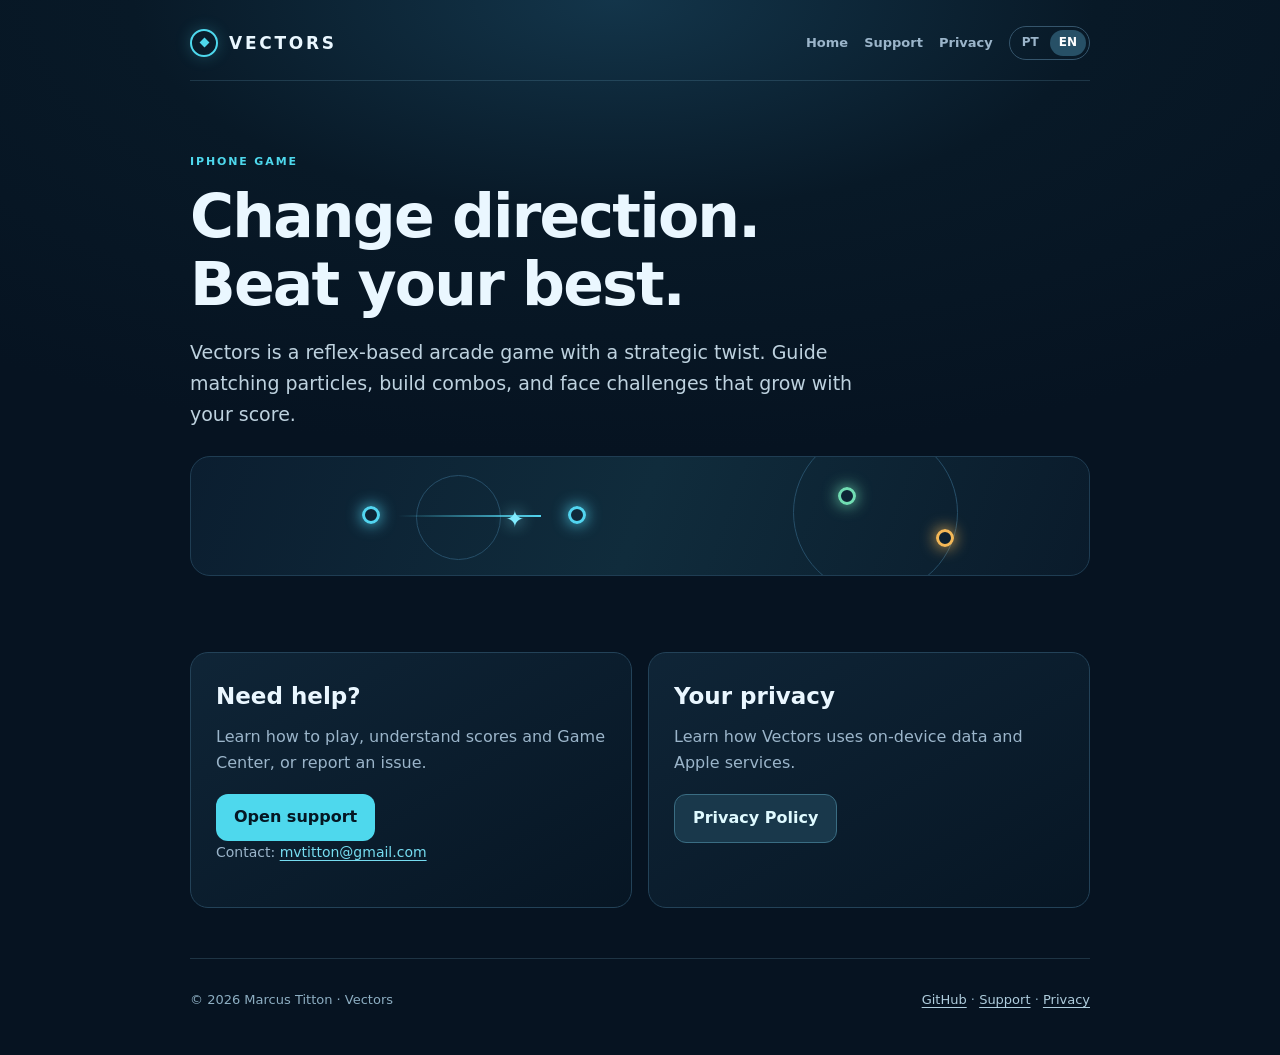
<file: Docs/index.html>
<!DOCTYPE html>
<html data-lang="pt" lang="pt-BR"><head><meta charset="utf-8"/><meta content="width=device-width,initial-scale=1" name="viewport"/><meta content="#061321" name="theme-color"/><meta content="index,follow" name="robots"/><script>(function(){const l=new URLSearchParams(location.search).get('lang');const chosen=l==='en'||l==='pt'?l:(navigator.language||'pt').toLowerCase().startsWith('pt')?'pt':'en';document.documentElement.dataset.lang=chosen;document.documentElement.lang=chosen==='pt'?'pt-BR':'en-US'})();</script><link href="styles.css" rel="stylesheet"/><title>Vectors — Support &amp; Privacy</title><meta content="Official support, help and privacy information for the Vectors iOS game." name="description"/></head><body><div class="container"><header class="site-header"><a class="brand" href="index.html"><span aria-hidden="true" class="brand-mark"></span>VECTORS</a><nav><a class="pt" href="index.html">Início</a><a class="en" href="index.html">Home</a><a aria-current="page" class="pt" href="support.html">Suporte</a><a class="en" href="support.html">Support</a><a class="pt" href="privacy.html">Privacidade</a><a class="en" href="privacy.html">Privacy</a><span class="lang"><a aria-label="Português Brasil" data-select="pt" href="?lang=pt">PT</a><a aria-label="English" data-select="en" href="?lang=en">EN</a></span></nav></header>
<main><div class="hero"><p class="eyebrow pt">Jogo para iPhone</p><p class="eyebrow en">iPhone game</p><h1 class="pt">Controle as direções.<br/>Supere seu recorde.</h1><h1 class="en">Change direction.<br/>Beat your best.</h1><p class="lead pt">Vectors é um arcade de reflexos e estratégia. Guie partículas da mesma cor, crie combos e enfrente um desafio que cresce com a sua pontuação.</p><p class="lead en">Vectors is a reflex-based arcade game with a strategic twist. Guide matching particles, build combos, and face challenges that grow with your score.</p>
<div aria-hidden="true" class="hero-art"><span class="orbit"></span><span class="orbit two"></span><span class="dot one"></span><span class="trail"></span><span class="dot two"></span><span class="hit">✦</span><span class="dot three"></span><span class="dot four"></span></div></div>
<div class="grid"><div class="panel"><h2 class="pt">Precisa de ajuda?</h2><h2 class="en">Need help?</h2><p class="pt">Veja como jogar, como funcionam os recordes e o Game Center ou informe um problema.</p><p class="en">Learn how to play, understand scores and Game Center, or report an issue.</p><a class="button pt" href="support.html?lang=pt">Abrir suporte</a><a class="button en" href="support.html?lang=en">Open support</a><p class="minor pt">Contato: <a href="mailto:mvtitton@gmail.com">mvtitton@gmail.com</a></p><p class="minor en">Contact: <a href="mailto:mvtitton@gmail.com">mvtitton@gmail.com</a></p></div><div class="panel"><h2 class="pt">Sua privacidade</h2><h2 class="en">Your privacy</h2><p class="pt">Saiba como o Vectors usa dados salvos no iPhone e os serviços da Apple.</p><p class="en">Learn how Vectors uses on-device data and Apple services.</p><a class="button secondary pt" href="privacy.html?lang=pt">Política de Privacidade</a><a class="button secondary en" href="privacy.html?lang=en">Privacy Policy</a></div></div></main><footer class="footer"><span>© 2026 Marcus Titton · Vectors</span><span><a href="https://github.com/mtitton/Vectors" rel="noopener noreferrer">GitHub</a> · <a href="support.html">Support</a> · <a href="privacy.html">Privacy</a></span></footer></div></body></html>
</file>
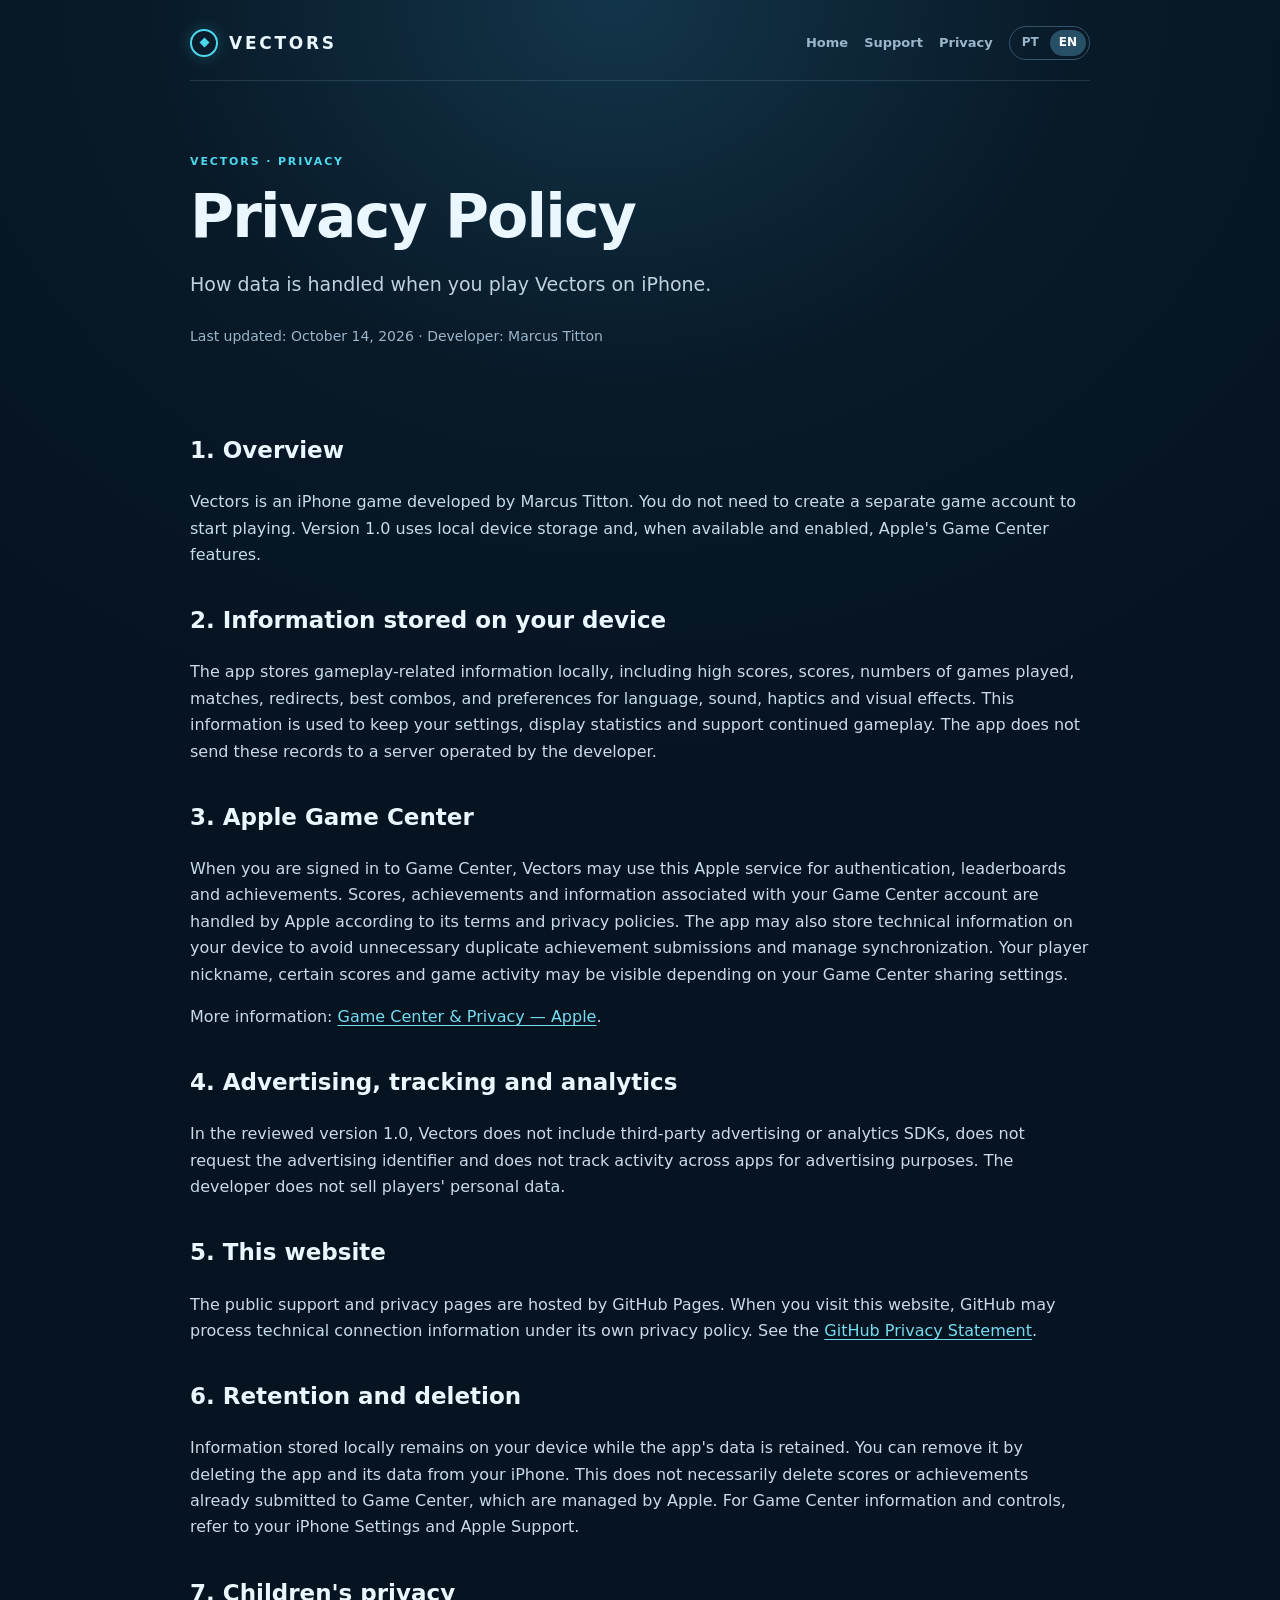
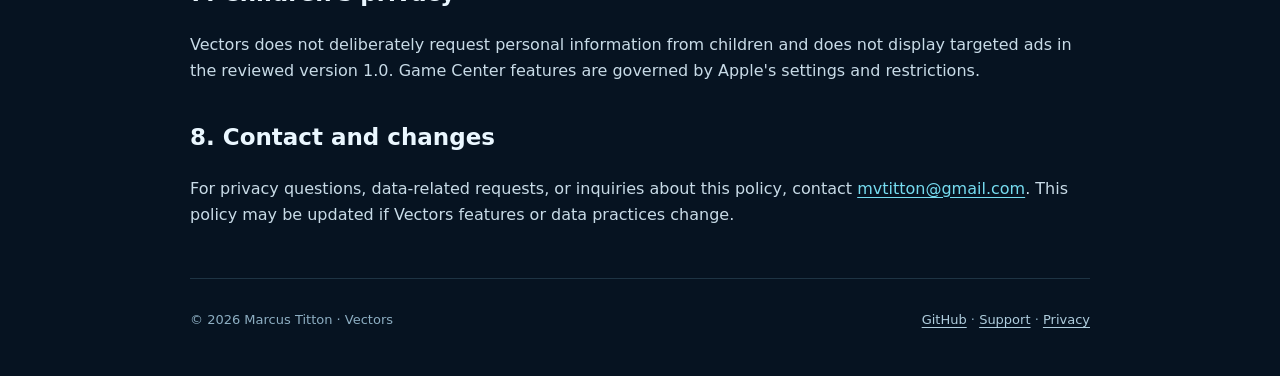
<file: Docs/privacy.html>
<!DOCTYPE html>
<html data-lang="pt" lang="pt-BR"><head><meta charset="utf-8"/><meta content="width=device-width,initial-scale=1" name="viewport"/><meta content="#061321" name="theme-color"/><meta content="index,follow" name="robots"/><script>(function(){const l=new URLSearchParams(location.search).get('lang');const chosen=l==='en'||l==='pt'?l:(navigator.language||'pt').toLowerCase().startsWith('pt')?'pt':'en';document.documentElement.dataset.lang=chosen;document.documentElement.lang=chosen==='pt'?'pt-BR':'en-US'})();</script><link href="styles.css" rel="stylesheet"/><title>Vectors — Política de Privacidade / Privacy Policy</title><meta content="Bilingual privacy policy for Vectors: on-device settings and statistics, Game Center, data rights and contact." name="description"/></head><body><div class="container"><header class="site-header"><a class="brand" href="index.html"><span aria-hidden="true" class="brand-mark"></span>VECTORS</a><nav><a class="pt" href="index.html">Início</a><a class="en" href="index.html">Home</a><a class="pt" href="support.html">Suporte</a><a class="en" href="support.html">Support</a><a class="pt" href="privacy.html">Privacidade</a><a class="en" href="privacy.html">Privacy</a><span class="lang"><a aria-label="Português Brasil" data-select="pt" href="?lang=pt">PT</a><a aria-label="English" data-select="en" href="?lang=en">EN</a></span></nav></header>
<main><div class="hero"><p class="eyebrow">VECTORS · PRIVACY</p><h1 class="pt">Política de Privacidade</h1><h1 class="en">Privacy Policy</h1><p class="lead pt">Como seus dados são tratados ao jogar Vectors no iPhone.</p><p class="lead en">How data is handled when you play Vectors on iPhone.</p><p class="minor pt">Última atualização: 14 de outubro de 2026 · Responsável: Marcus Titton</p><p class="minor en">Last updated: October 14, 2026 · Developer: Marcus Titton</p></div>
<div class="content pt"><h2>1. Visão geral</h2><p>Vectors é um jogo para iPhone desenvolvido por Marcus Titton. Ele não exige que você crie uma conta própria do jogo para começar a jogar. A versão 1.0 utiliza armazenamento no dispositivo e, quando disponível e autorizado, os recursos do Game Center da Apple.</p><h2>2. Informações armazenadas no dispositivo</h2><p>O aplicativo salva localmente dados relacionados ao jogo, como recordes, pontuações, quantidade de partidas, encontros, redirecionamentos, melhores combos e preferências de idioma, áudio, vibração e efeitos visuais. Essas informações são utilizadas para manter suas configurações, apresentar estatísticas e proporcionar a continuidade da experiência. O aplicativo não envia esses registros para um servidor operado pelo desenvolvedor.</p><h2>3. Game Center da Apple</h2><p>Se você estiver conectado ao Game Center, o Vectors poderá utilizar o serviço para autenticação, classificação de pontuações e desbloqueio de conquistas. Pontuações, conquistas e dados associados à conta do Game Center são tratados pela Apple conforme seus próprios termos e sua política de privacidade. O aplicativo também pode guardar no dispositivo dados técnicos necessários para evitar o reenvio desnecessário de conquistas e gerenciar a sincronização. O nome de jogador, determinadas pontuações e atividades poderão ficar visíveis de acordo com as opções de compartilhamento do Game Center.</p><p>Mais informações: <a href="https://www.apple.com/legal/privacy/data/pt-br/game-center/" rel="noopener noreferrer">Game Center e Privacidade — Apple</a>.</p><h2>4. Anúncios, rastreamento e analytics</h2><p>Na versão 1.0 analisada, o Vectors não contém SDKs próprios de publicidade ou analytics de terceiros, não solicita identificador de publicidade e não realiza rastreamento entre aplicativos para fins publicitários. O desenvolvedor não vende dados pessoais dos jogadores.</p><h2>5. Páginas deste site</h2><p>As páginas públicas de suporte e privacidade são hospedadas pelo GitHub Pages. Ao acessar este site, o GitHub poderá tratar dados técnicos da conexão de acordo com sua própria política. Consulte a <a href="https://docs.github.com/en/site-policy/privacy-policies/github-general-privacy-statement" rel="noopener noreferrer">Declaração de Privacidade do GitHub</a>.</p><h2>6. Retenção e exclusão</h2><p>As informações armazenadas localmente permanecem no dispositivo enquanto os dados do aplicativo estiverem presentes. Você pode apagá-las removendo o aplicativo e seus dados do iPhone. Isso não implica a exclusão de pontuações ou conquistas já enviadas ao Game Center, que são gerenciadas pela Apple. Para informações e controles do Game Center, consulte Ajustes do iPhone e o suporte da Apple.</p><h2>7. Privacidade de crianças</h2><p>O Vectors não solicita deliberadamente informações pessoais de crianças, e não apresenta anúncios direcionados na versão 1.0 analisada. Os recursos do Game Center obedecem às configurações e restrições gerenciadas pela Apple.</p><h2>8. Contato e atualizações</h2><p>Para dúvidas sobre privacidade, solicitações relacionadas aos seus dados ou questões sobre esta política, entre em contato pelo e-mail <a href="mailto:mvtitton@gmail.com">mvtitton@gmail.com</a>. Esta política poderá ser atualizada quando as funcionalidades ou práticas de dados do Vectors mudarem.</p></div>
<div class="content en"><h2>1. Overview</h2><p>Vectors is an iPhone game developed by Marcus Titton. You do not need to create a separate game account to start playing. Version 1.0 uses local device storage and, when available and enabled, Apple's Game Center features.</p><h2>2. Information stored on your device</h2><p>The app stores gameplay-related information locally, including high scores, scores, numbers of games played, matches, redirects, best combos, and preferences for language, sound, haptics and visual effects. This information is used to keep your settings, display statistics and support continued gameplay. The app does not send these records to a server operated by the developer.</p><h2>3. Apple Game Center</h2><p>When you are signed in to Game Center, Vectors may use this Apple service for authentication, leaderboards and achievements. Scores, achievements and information associated with your Game Center account are handled by Apple according to its terms and privacy policies. The app may also store technical information on your device to avoid unnecessary duplicate achievement submissions and manage synchronization. Your player nickname, certain scores and game activity may be visible depending on your Game Center sharing settings.</p><p>More information: <a href="https://www.apple.com/legal/privacy/data/en/game-center/" rel="noopener noreferrer">Game Center &amp; Privacy — Apple</a>.</p><h2>4. Advertising, tracking and analytics</h2><p>In the reviewed version 1.0, Vectors does not include third-party advertising or analytics SDKs, does not request the advertising identifier and does not track activity across apps for advertising purposes. The developer does not sell players' personal data.</p><h2>5. This website</h2><p>The public support and privacy pages are hosted by GitHub Pages. When you visit this website, GitHub may process technical connection information under its own privacy policy. See the <a href="https://docs.github.com/en/site-policy/privacy-policies/github-general-privacy-statement" rel="noopener noreferrer">GitHub Privacy Statement</a>.</p><h2>6. Retention and deletion</h2><p>Information stored locally remains on your device while the app's data is retained. You can remove it by deleting the app and its data from your iPhone. This does not necessarily delete scores or achievements already submitted to Game Center, which are managed by Apple. For Game Center information and controls, refer to your iPhone Settings and Apple Support.</p><h2>7. Children's privacy</h2><p>Vectors does not deliberately request personal information from children and does not display targeted ads in the reviewed version 1.0. Game Center features are governed by Apple's settings and restrictions.</p><h2>8. Contact and changes</h2><p>For privacy questions, data-related requests, or inquiries about this policy, contact <a href="mailto:mvtitton@gmail.com">mvtitton@gmail.com</a>. This policy may be updated if Vectors features or data practices change.</p></div></main><footer class="footer"><span>© 2026 Marcus Titton · Vectors</span><span><a href="https://github.com/mtitton/Vectors" rel="noopener noreferrer">GitHub</a> · <a href="support.html">Support</a> · <a href="privacy.html">Privacy</a></span></footer></div></body></html>
</file>
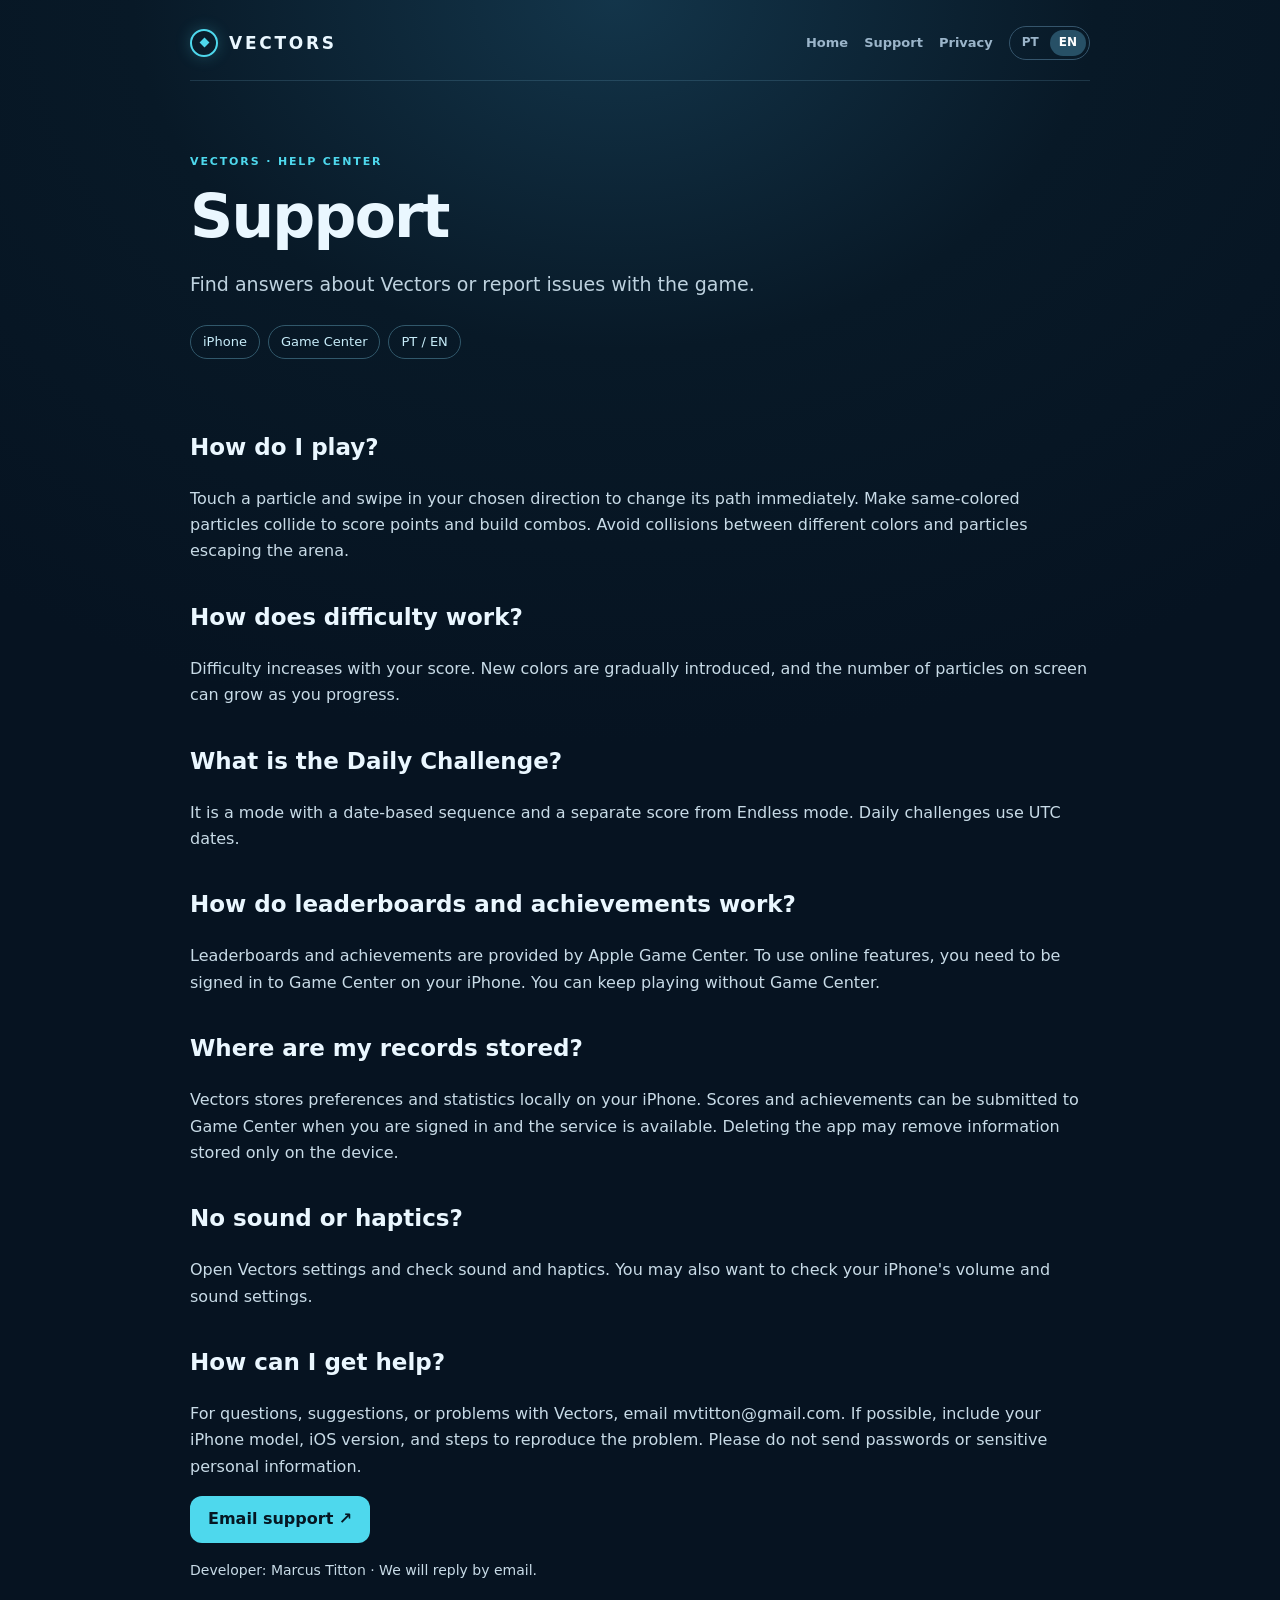
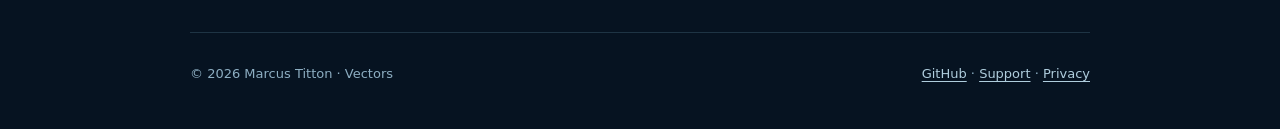
<file: Docs/support.html>
<!DOCTYPE html>
<html data-lang="pt" lang="pt-BR"><head><meta charset="utf-8"/><meta content="width=device-width,initial-scale=1" name="viewport"/><meta content="#061321" name="theme-color"/><meta content="index,follow" name="robots"/><script>(function(){const l=new URLSearchParams(location.search).get('lang');const chosen=l==='en'||l==='pt'?l:(navigator.language||'pt').toLowerCase().startsWith('pt')?'pt':'en';document.documentElement.dataset.lang=chosen;document.documentElement.lang=chosen==='pt'?'pt-BR':'en-US'})();</script><link href="styles.css" rel="stylesheet"/><title>Vectors — Suporte / Support</title><meta content="Help, frequently asked questions, contact and support for the Vectors iPhone game." name="description"/></head><body><div class="container"><header class="site-header"><a class="brand" href="index.html"><span aria-hidden="true" class="brand-mark"></span>VECTORS</a><nav><a class="pt" href="index.html">Início</a><a class="en" href="index.html">Home</a><a aria-current="page" class="pt" href="support.html">Suporte</a><a class="en" href="support.html">Support</a><a class="pt" href="privacy.html">Privacidade</a><a class="en" href="privacy.html">Privacy</a><span class="lang"><a aria-label="Português Brasil" data-select="pt" href="?lang=pt">PT</a><a aria-label="English" data-select="en" href="?lang=en">EN</a></span></nav></header>
<main><div class="hero"><p class="eyebrow">VECTORS · HELP CENTER</p><h1 class="pt">Suporte</h1><h1 class="en">Support</h1><p class="lead pt">Tire suas dúvidas sobre o Vectors ou informe problemas com o jogo.</p><p class="lead en">Find answers about Vectors or report issues with the game.</p><span class="pill">iPhone</span><span class="pill">Game Center</span><span class="pill">PT / EN</span></div>
<div class="content pt"><h2>Como jogar?</h2><p>Toque em uma partícula e deslize na direção desejada para alterar imediatamente sua trajetória. Faça partículas da mesma cor se encontrarem para ganhar pontos e construir combos. Evite colisões entre cores diferentes e partículas que escapem da arena.</p><h2>Como funciona a dificuldade?</h2><p>A dificuldade aumenta com a pontuação. Novas cores aparecem gradualmente, e mais partículas podem estar presentes conforme você avança.</p><h2>O que é o Desafio Diário?</h2><p>É um modo com uma sequência definida pela data, com pontuação separada do modo Infinito. O dia do desafio segue o horário UTC.</p><h2>Como funcionam os rankings e as conquistas?</h2><p>Os rankings e as conquistas são oferecidos pelo Game Center da Apple. É necessário estar conectado ao Game Center no iPhone para utilizar os recursos online. Você pode continuar jogando sem o Game Center.</p><h2>Onde meus recordes ficam salvos?</h2><p>O Vectors mantém preferências e estatísticas localmente no iPhone. Recordes e conquistas podem ser enviados ao Game Center quando o jogador está autenticado e o serviço está disponível. Apagar o aplicativo pode remover registros armazenados apenas no dispositivo.</p><h2>O jogo está sem som ou vibração</h2><p>Abra as configurações do Vectors e verifique as opções de áudio e resposta tátil. Confira também o volume e os ajustes de som do iPhone.</p><h2>Como pedir ajuda?</h2><p>Para dúvidas, sugestões ou problemas com o Vectors, escreva para mvtitton@gmail.com. Se possível, informe o modelo do iPhone, a versão do iOS e os passos para reproduzir o problema. Não envie senhas ou informações sensíveis.</p><p><a class="button" href="mailto:mvtitton@gmail.com">Enviar e-mail de suporte ↗</a></p><p class="minor">Desenvolvedor: Marcus Titton · Responderemos pelo e-mail informado.</p></div>
<div class="content en"><h2>How do I play?</h2><p>Touch a particle and swipe in your chosen direction to change its path immediately. Make same-colored particles collide to score points and build combos. Avoid collisions between different colors and particles escaping the arena.</p><h2>How does difficulty work?</h2><p>Difficulty increases with your score. New colors are gradually introduced, and the number of particles on screen can grow as you progress.</p><h2>What is the Daily Challenge?</h2><p>It is a mode with a date-based sequence and a separate score from Endless mode. Daily challenges use UTC dates.</p><h2>How do leaderboards and achievements work?</h2><p>Leaderboards and achievements are provided by Apple Game Center. To use online features, you need to be signed in to Game Center on your iPhone. You can keep playing without Game Center.</p><h2>Where are my records stored?</h2><p>Vectors stores preferences and statistics locally on your iPhone. Scores and achievements can be submitted to Game Center when you are signed in and the service is available. Deleting the app may remove information stored only on the device.</p><h2>No sound or haptics?</h2><p>Open Vectors settings and check sound and haptics. You may also want to check your iPhone's volume and sound settings.</p><h2>How can I get help?</h2><p>For questions, suggestions, or problems with Vectors, email mvtitton@gmail.com. If possible, include your iPhone model, iOS version, and steps to reproduce the problem. Please do not send passwords or sensitive personal information.</p><p><a class="button" href="mailto:mvtitton@gmail.com">Email support ↗</a></p><p class="minor">Developer: Marcus Titton · We will reply by email.</p></div></main><footer class="footer"><span>© 2026 Marcus Titton · Vectors</span><span><a href="https://github.com/mtitton/Vectors" rel="noopener noreferrer">GitHub</a> · <a href="support.html">Support</a> · <a href="privacy.html">Privacy</a></span></footer></div></body></html>
</file>
<file: Docs/styles.css>
:root{color-scheme:dark;--bg:#061321;--layer:#0b1b2d;--soft:#102439;--stroke:#234258;--text:#eaf7ff;--sub:#9bb5ca;--cyan:#4ed8ed;--gold:#f4bc54;--green:#61dcb7}
*{box-sizing:border-box}html{scroll-behavior:smooth}[data-lang="pt"] .en,[data-lang="en"] .pt{display:none!important}
body{margin:0;background:radial-gradient(ellipse 80% 43% at 48% 0%,#13354a 0%,#081927 47%,var(--bg) 100%);color:var(--text);font:16px/1.65 -apple-system,BlinkMacSystemFont,"Segoe UI",system-ui,sans-serif;min-height:100vh}
a{color:#76dcf0;text-underline-offset:3px}a:hover{color:#fff}button{font:inherit}.container{width:min(900px,calc(100% - 36px));margin:0 auto}
.site-header{display:flex;align-items:center;justify-content:space-between;gap:18px;padding:26px 0 20px;border-bottom:1px solid rgba(137,198,227,.17)}
.brand{text-decoration:none;display:flex;align-items:center;gap:11px;color:var(--text);font-weight:850;letter-spacing:.16em;font-size:17px}.brand-mark{width:28px;height:28px;border:2px solid var(--cyan);border-radius:50%;display:inline-grid;place-items:center;box-shadow:0 0 16px rgba(78,216,237,.23)}.brand-mark:after{content:"";width:7px;height:7px;transform:rotate(45deg);background:var(--cyan)}
nav{display:flex;align-items:center;gap:16px;flex-wrap:wrap}nav a{text-decoration:none;font-size:13px;font-weight:700;color:var(--sub)}nav a[aria-current="page"]{color:var(--cyan)}
.lang{display:flex;border:1px solid #35556c;border-radius:30px;padding:3px;gap:2px}.lang a{padding:3px 9px;border-radius:20px;font-size:12px;text-decoration:none;color:var(--sub)}[data-lang="pt"] .lang a[data-select="pt"],[data-lang="en"] .lang a[data-select="en"]{background:#275066;color:white}
.hero{padding:72px 0 36px}.eyebrow{text-transform:uppercase;color:var(--cyan);letter-spacing:.17em;font-weight:750;font-size:11px;margin:0 0 12px}.hero h1{font-size:clamp(35px,6vw,60px);line-height:1.13;letter-spacing:-.03em;margin:0 0 18px}.hero .lead{color:#bed2df;font-size:clamp(16px,2.5vw,19px);max-width:690px;margin:0 0 25px}.hero-art{height:120px;border:1px solid #1f3d53;background:linear-gradient(110deg,#0b1e30,#102c3c,#0a1b2b);border-radius:20px;position:relative;overflow:hidden;margin:20px 0 40px}.orbit{position:absolute;top:18px;left:25%;height:85px;width:85px;border-radius:50%;border:1px solid #264e68}.orbit.two{left:67%;top:-27px;height:165px;width:165px}.dot{position:absolute;height:18px;width:18px;border:3px solid;border-radius:50%;box-shadow:0 0 16px currentColor}.dot.one{top:49px;left:19%;color:#52d5f0}.dot.two{top:49px;left:42%;color:#52d5f0}.dot.three{top:30px;left:72%;color:#71ddb3}.dot.four{top:72px;left:83%;color:#f4b857}.trail{position:absolute;top:58px;left:23%;width:16%;height:2px;background:linear-gradient(90deg,transparent,#52d5f0)}.hit{position:absolute;top:44px;left:35%;color:#80ecff;font-size:23px;text-shadow:0 0 16px currentColor}
.grid{display:grid;grid-template-columns:repeat(2,minmax(0,1fr));gap:16px}.panel{background:linear-gradient(150deg,rgba(16,38,56,.94),rgba(7,22,36,.94));border:1px solid var(--stroke);border-radius:18px;padding:25px}.panel h2{margin:0 0 8px;font-size:23px}.panel p{margin:0 0 18px;color:var(--sub)}.button{display:inline-block;color:#051723!important;background:var(--cyan);text-decoration:none;font-weight:850;border-radius:12px;padding:10px 18px}.button.secondary{background:#19384b;color:#dffaff!important;border:1px solid #3a6d83}section.content{padding:22px 0}.content h2{margin-top:34px;font-size:23px}.content h3{margin-top:25px}.content p,.content li{color:#c8dbe7}.content ul{padding-left:24px}.notice{background:#112f3d;border-left:3px solid var(--cyan);padding:14px 20px;border-radius:8px;color:#d4e9f2}.minor{color:var(--sub);font-size:14px}.pill{border:1px solid #31586b;color:#c8edfa;border-radius:999px;padding:5px 12px;display:inline-block;font-size:13px;margin-right:8px}.footer{border-top:1px solid rgba(137,198,227,.18);padding:30px 0 45px;display:flex;flex-wrap:wrap;justify-content:space-between;gap:12px;color:#8daec2;font-size:13px;margin-top:50px}.footer a{color:#afcddd}
@media(max-width:650px){.site-header{align-items:flex-start;flex-direction:column;gap:12px}.hero{padding-top:48px}.grid{grid-template-columns:1fr}.panel{padding:21px}.hero-art{height:105px}.dot{height:15px;width:15px}}
</file>
